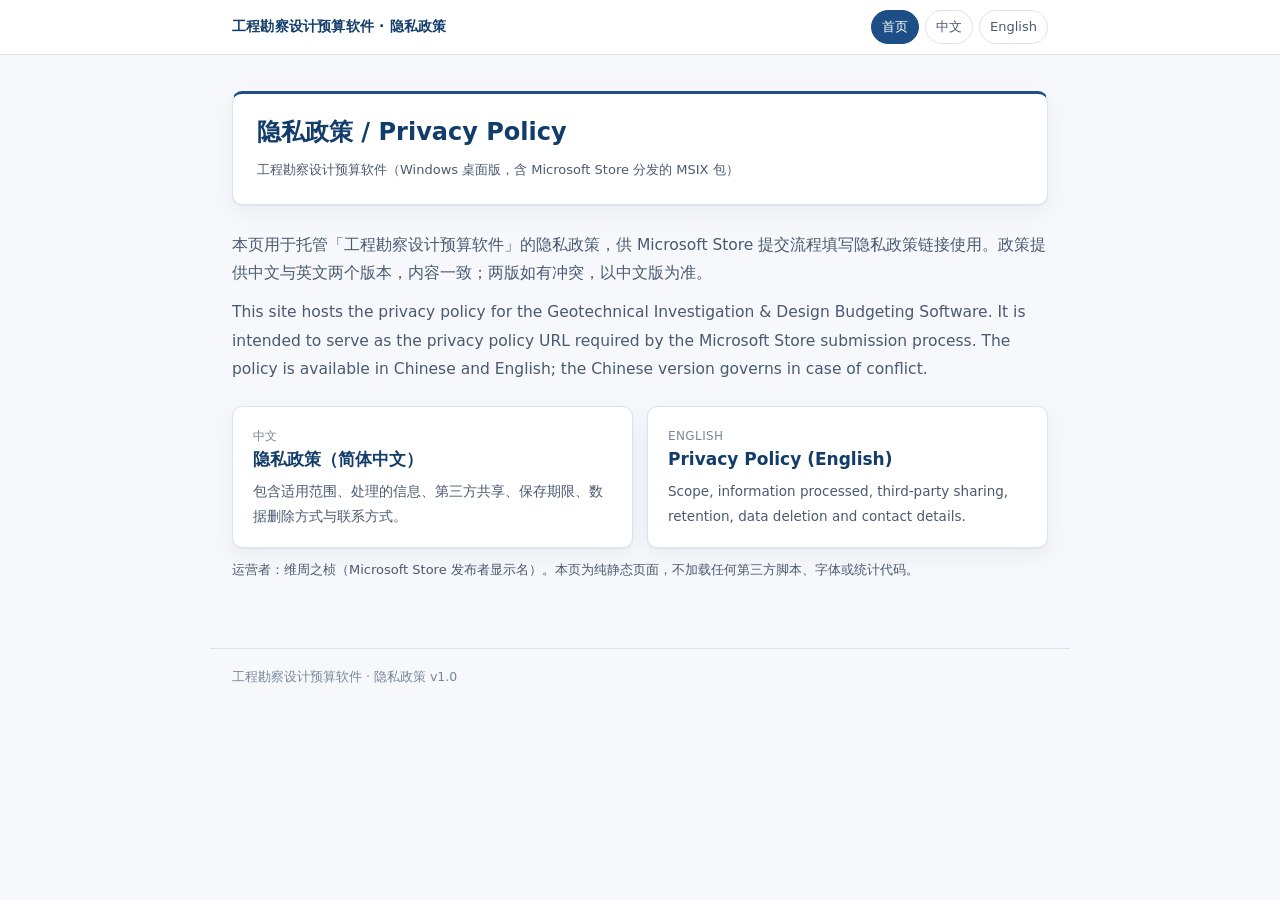
<file: index.html>
<!doctype html>
<html lang="zh-CN">
<head>
<meta charset="utf-8">
<meta name="viewport" content="width=device-width,initial-scale=1">
<title>隐私政策 · 工程勘察设计预算软件 / Privacy Policy</title>
<meta name="description" content="工程勘察设计预算软件隐私政策（中文 / English），用于 Microsoft Store 提交流程中的隐私政策链接。">
<link rel="stylesheet" href="assets/style.css">
</head>
<body>

<div class="topbar no-print">
  <div class="topbar-inner">
    <span class="brand">工程勘察设计预算软件 · 隐私政策</span>
    <nav class="nav" aria-label="站点导航">
      <a href="index.html" aria-current="page">首页</a>
      <a href="privacy.html">中文</a>
      <a href="privacy.en.html" hreflang="en">English</a>
    </nav>
  </div>
</div>

<main class="wrap">

  <header class="page-head">
    <h1>隐私政策 / Privacy Policy</h1>
    <div class="meta">工程勘察设计预算软件（Windows 桌面版，含 Microsoft Store 分发的 MSIX 包）</div>
  </header>

  <p class="intro">
    本页用于托管「工程勘察设计预算软件」的隐私政策，供 Microsoft Store 提交流程填写隐私政策链接使用。政策提供中文与英文两个版本，内容一致；两版如有冲突，以中文版为准。
  </p>
  <p class="intro" lang="en">
    This site hosts the privacy policy for the Geotechnical Investigation &amp; Design Budgeting Software. It is intended to serve as the privacy policy URL required by the Microsoft Store submission process. The policy is available in Chinese and English; the Chinese version governs in case of conflict.
  </p>

  <div class="cards">
    <a class="card" href="privacy.html">
      <div class="lang">中文</div>
      <h2>隐私政策（简体中文）</h2>
      <p>包含适用范围、处理的信息、第三方共享、保存期限、数据删除方式与联系方式。</p>
    </a>
    <a class="card" href="privacy.en.html" hreflang="en">
      <div class="lang">English</div>
      <h2>Privacy Policy (English)</h2>
      <p>Scope, information processed, third-party sharing, retention, data deletion and contact details.</p>
    </a>
  </div>

  <p class="meta">
    运营者：维周之桢（Microsoft Store 发布者显示名）。本页为纯静态页面，不加载任何第三方脚本、字体或统计代码。
  </p>

</main>

<footer class="site-footer">
  工程勘察设计预算软件 · 隐私政策 v1.0
</footer>

</body>
</html>
</file>
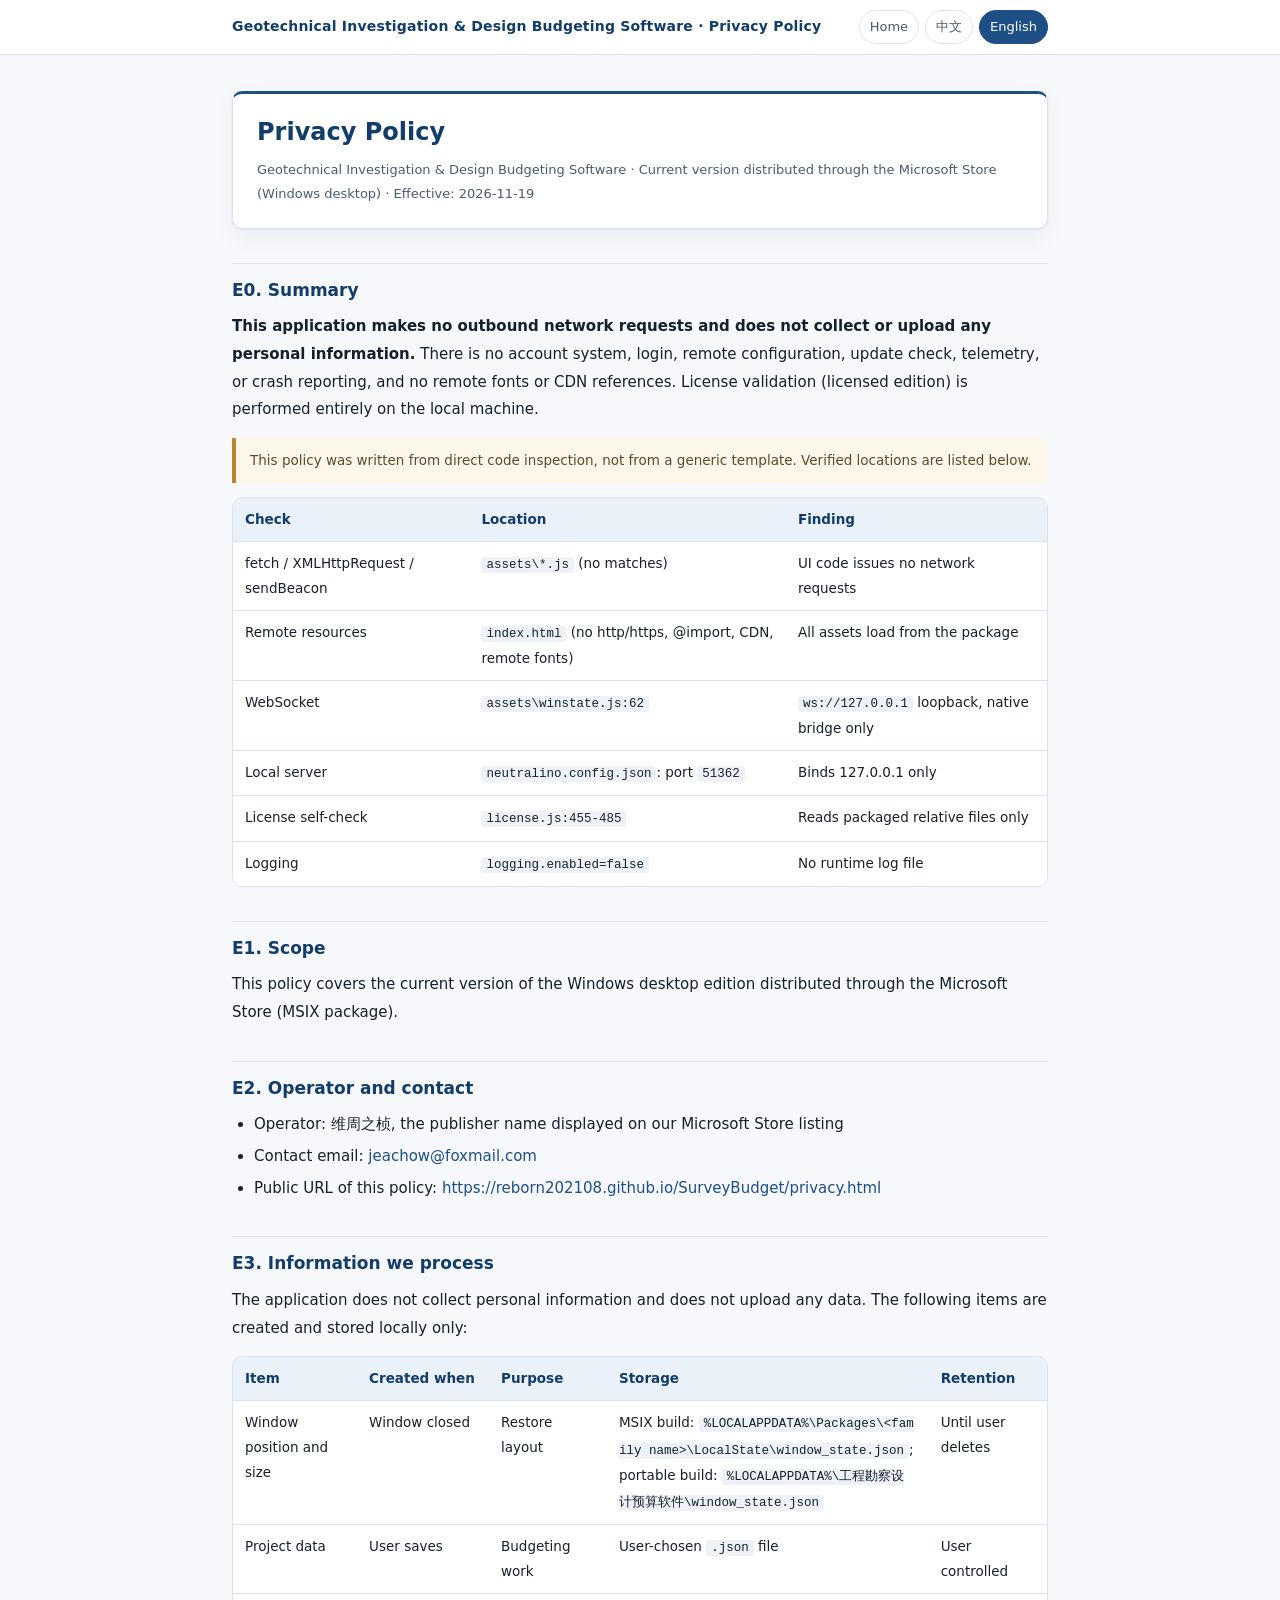
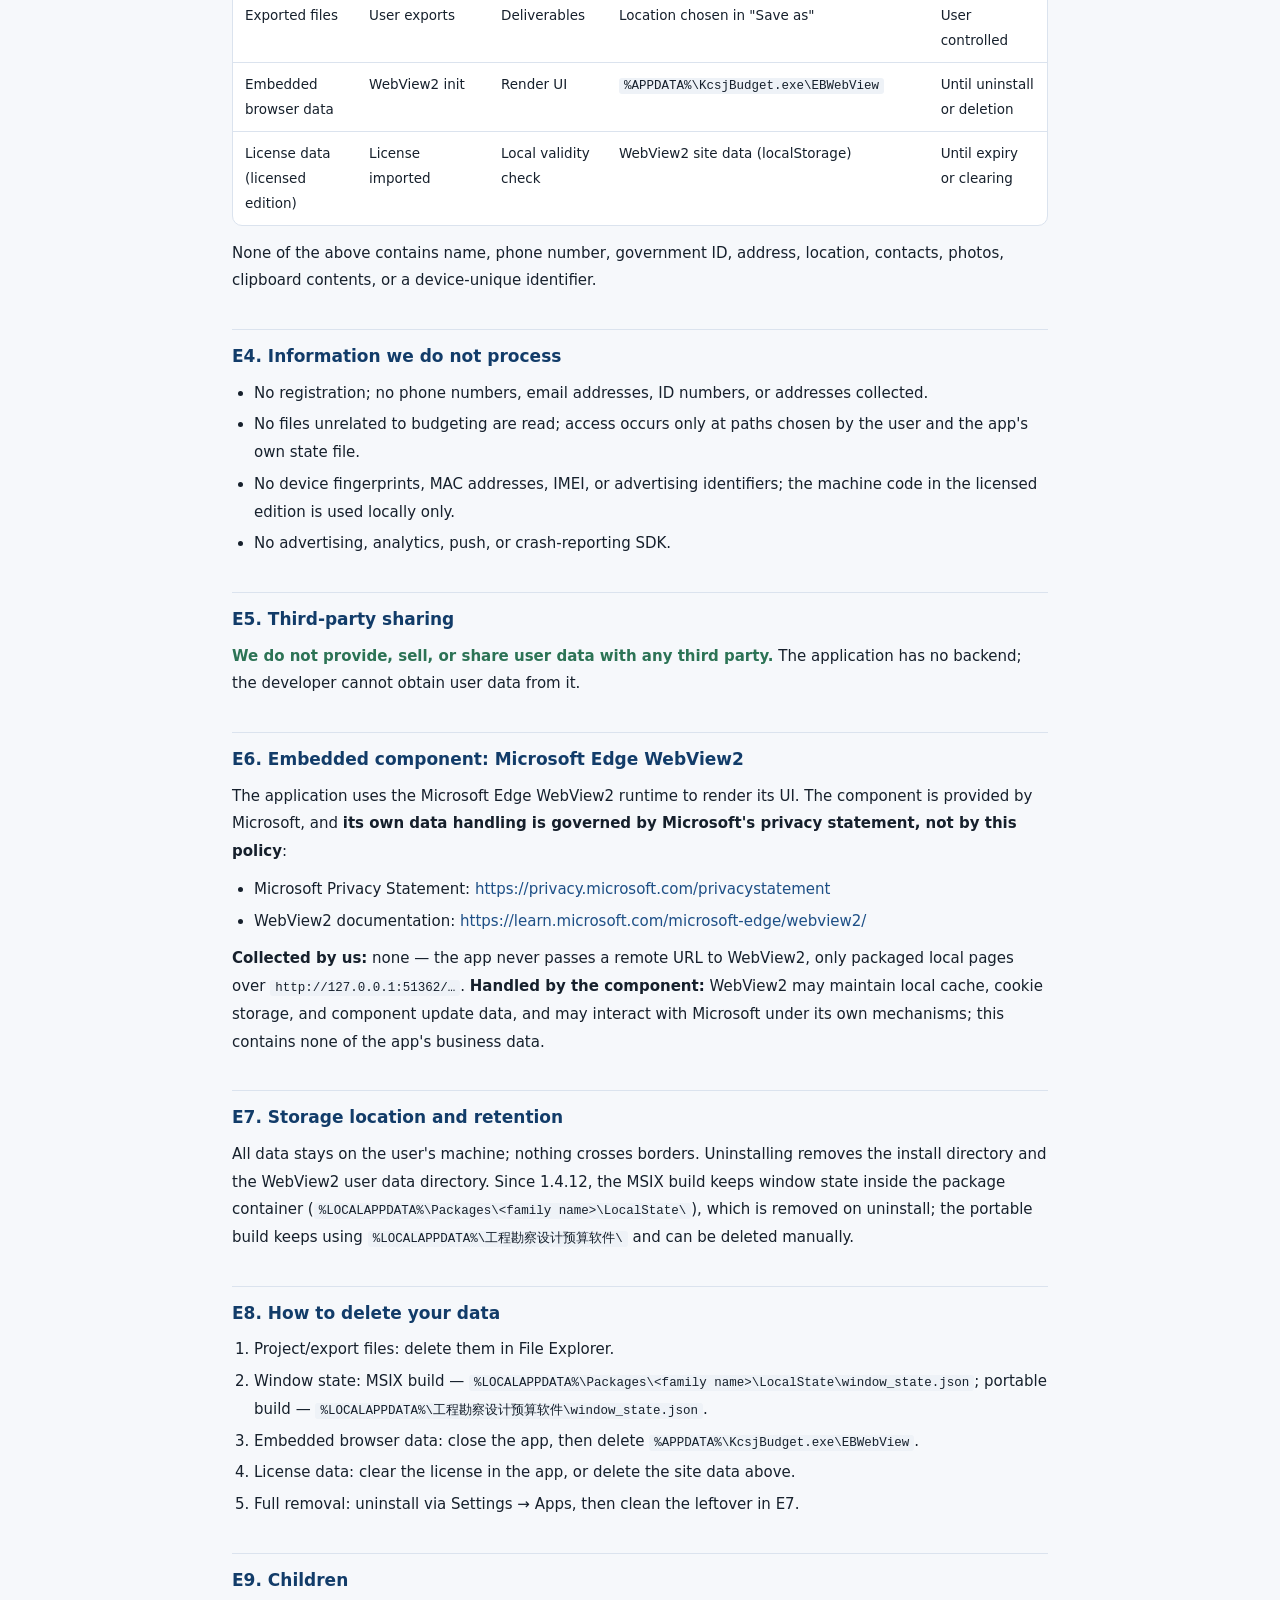
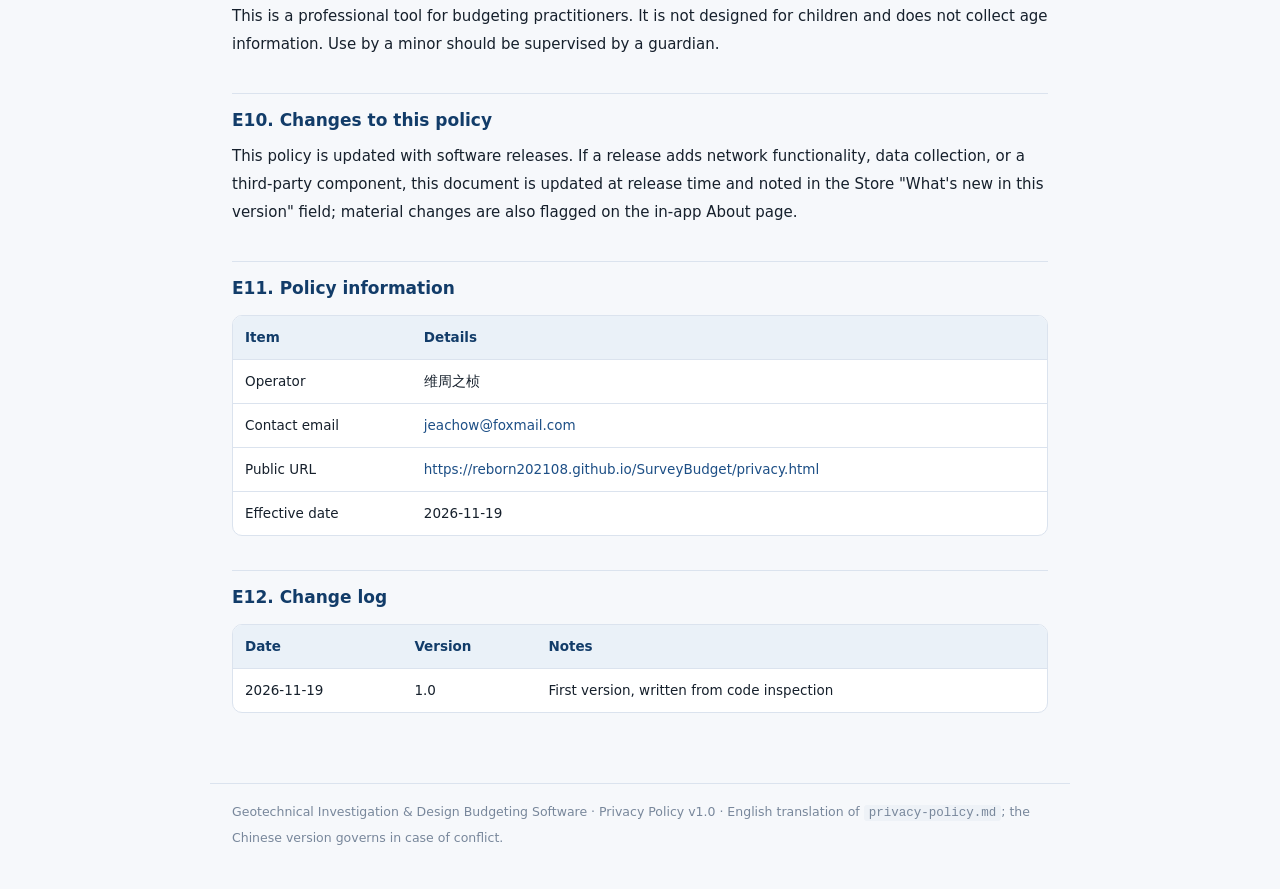
<file: privacy.en.html>
<!doctype html>
<html lang="en">
<head>
<meta charset="utf-8">
<meta name="viewport" content="width=device-width,initial-scale=1">
<title>Privacy Policy · Geotechnical Investigation &amp; Design Budgeting Software</title>
<meta name="description" content="Privacy policy: the application makes no outbound network requests and does not collect or upload any personal information.">
<link rel="stylesheet" href="assets/style.css">
<link rel="alternate" hreflang="zh-CN" href="privacy.html">
</head>
<body>

<div class="topbar no-print">
  <div class="topbar-inner">
    <span class="brand">Geotechnical Investigation &amp; Design Budgeting Software · Privacy Policy</span>
    <nav class="nav" aria-label="Site navigation">
      <a href="index.html">Home</a>
      <a href="privacy.html" hreflang="zh-CN">中文</a>
      <a href="privacy.en.html" aria-current="page">English</a>
    </nav>
  </div>
</div>

<main class="wrap">

  <header class="page-head">
    <h1>Privacy Policy</h1>
    <div class="meta">Geotechnical Investigation &amp; Design Budgeting Software · Current version distributed through the Microsoft Store (Windows desktop) · Effective: 2026-11-19</div>
  </header>

  <h2 id="e0">E0. Summary</h2>
  <p><strong>This application makes no outbound network requests and does not collect or upload any personal information.</strong> There is no account system, login, remote configuration, update check, telemetry, or crash reporting, and no remote fonts or CDN references. License validation (licensed edition) is performed entirely on the local machine.</p>
  <div class="note">This policy was written from direct code inspection, not from a generic template. Verified locations are listed below.</div>

  <div class="table-wrap">
    <table>
      <thead><tr><th>Check</th><th>Location</th><th>Finding</th></tr></thead>
      <tbody>
        <tr><td>fetch / XMLHttpRequest / sendBeacon</td><td><code>assets\*.js</code> (no matches)</td><td>UI code issues no network requests</td></tr>
        <tr><td>Remote resources</td><td><code>index.html</code> (no http/https, @import, CDN, remote fonts)</td><td>All assets load from the package</td></tr>
        <tr><td>WebSocket</td><td><code>assets\winstate.js:62</code></td><td><code>ws://127.0.0.1</code> loopback, native bridge only</td></tr>
        <tr><td>Local server</td><td><code>neutralino.config.json</code>: port <code>51362</code></td><td>Binds 127.0.0.1 only</td></tr>
        <tr><td>License self-check</td><td><code>license.js:455-485</code></td><td>Reads packaged relative files only</td></tr>
        <tr><td>Logging</td><td><code>logging.enabled=false</code></td><td>No runtime log file</td></tr>
      </tbody>
    </table>
  </div>

  <h2 id="e1">E1. Scope</h2>
  <p>This policy covers the current version of the Windows desktop edition distributed through the Microsoft Store (MSIX package).</p>

  <h2 id="e2">E2. Operator and contact</h2>
  <ul>
    <li>Operator: 维周之桢, the publisher name displayed on our Microsoft Store listing</li>
    <li>Contact email: <a href="mailto:jeachow@foxmail.com">jeachow@foxmail.com</a></li>
    <li>Public URL of this policy: <a href="https://reborn202108.github.io/SurveyBudget/privacy.html">https://reborn202108.github.io/SurveyBudget/privacy.html</a></li>
  </ul>

  <h2 id="e3">E3. Information we process</h2>
  <p>The application does not collect personal information and does not upload any data. The following items are created and stored locally only:</p>
  <div class="table-wrap">
    <table>
      <thead><tr><th>Item</th><th>Created when</th><th>Purpose</th><th>Storage</th><th>Retention</th></tr></thead>
      <tbody>
        <tr><td>Window position and size</td><td>Window closed</td><td>Restore layout</td><td>MSIX build: <code>%LOCALAPPDATA%\Packages\&lt;family name&gt;\LocalState\window_state.json</code>; portable build: <code>%LOCALAPPDATA%\工程勘察设计预算软件\window_state.json</code></td><td>Until user deletes</td></tr>
        <tr><td>Project data</td><td>User saves</td><td>Budgeting work</td><td>User-chosen <code>.json</code> file</td><td>User controlled</td></tr>
        <tr><td>Exported files</td><td>User exports</td><td>Deliverables</td><td>Location chosen in "Save as"</td><td>User controlled</td></tr>
        <tr><td>Embedded browser data</td><td>WebView2 init</td><td>Render UI</td><td><code>%APPDATA%\KcsjBudget.exe\EBWebView</code></td><td>Until uninstall or deletion</td></tr>
        <tr><td>License data (licensed edition)</td><td>License imported</td><td>Local validity check</td><td>WebView2 site data (localStorage)</td><td>Until expiry or clearing</td></tr>
      </tbody>
    </table>
  </div>
  <p>None of the above contains name, phone number, government ID, address, location, contacts, photos, clipboard contents, or a device-unique identifier.</p>

  <h2 id="e4">E4. Information we do not process</h2>
  <ul>
    <li>No registration; no phone numbers, email addresses, ID numbers, or addresses collected.</li>
    <li>No files unrelated to budgeting are read; access occurs only at paths chosen by the user and the app's own state file.</li>
    <li>No device fingerprints, MAC addresses, IMEI, or advertising identifiers; the machine code in the licensed edition is used locally only.</li>
    <li>No advertising, analytics, push, or crash-reporting SDK.</li>
  </ul>

  <h2 id="e5">E5. Third-party sharing</h2>
  <p><span class="ok">We do not provide, sell, or share user data with any third party.</span> The application has no backend; the developer cannot obtain user data from it.</p>

  <h2 id="e6">E6. Embedded component: Microsoft Edge WebView2</h2>
  <p>The application uses the Microsoft Edge WebView2 runtime to render its UI. The component is provided by Microsoft, and <strong>its own data handling is governed by Microsoft's privacy statement, not by this policy</strong>:</p>
  <ul>
    <li>Microsoft Privacy Statement: <a href="https://privacy.microsoft.com/privacystatement" rel="noopener">https://privacy.microsoft.com/privacystatement</a></li>
    <li>WebView2 documentation: <a href="https://learn.microsoft.com/microsoft-edge/webview2/" rel="noopener">https://learn.microsoft.com/microsoft-edge/webview2/</a></li>
  </ul>
  <p><strong>Collected by us:</strong> none — the app never passes a remote URL to WebView2, only packaged local pages over <code>http://127.0.0.1:51362/…</code>. <strong>Handled by the component:</strong> WebView2 may maintain local cache, cookie storage, and component update data, and may interact with Microsoft under its own mechanisms; this contains none of the app's business data.</p>

  <h2 id="e7">E7. Storage location and retention</h2>
  <p>All data stays on the user's machine; nothing crosses borders. Uninstalling removes the install directory and the WebView2 user data directory. Since 1.4.12, the MSIX build keeps window state inside the package container (<code>%LOCALAPPDATA%\Packages\&lt;family name&gt;\LocalState\</code>), which is removed on uninstall; the portable build keeps using <code>%LOCALAPPDATA%\工程勘察设计预算软件\</code> and can be deleted manually.</p>

  <h2 id="e8">E8. How to delete your data</h2>
  <ol>
    <li>Project/export files: delete them in File Explorer.</li>
    <li>Window state: MSIX build — <code>%LOCALAPPDATA%\Packages\&lt;family name&gt;\LocalState\window_state.json</code>; portable build — <code>%LOCALAPPDATA%\工程勘察设计预算软件\window_state.json</code>.</li>
    <li>Embedded browser data: close the app, then delete <code>%APPDATA%\KcsjBudget.exe\EBWebView</code>.</li>
    <li>License data: clear the license in the app, or delete the site data above.</li>
    <li>Full removal: uninstall via Settings → Apps, then clean the leftover in E7.</li>
  </ol>

  <h2 id="e9">E9. Children</h2>
  <p>This is a professional tool for budgeting practitioners. It is not designed for children and does not collect age information. Use by a minor should be supervised by a guardian.</p>

  <h2 id="e10">E10. Changes to this policy</h2>
  <p>This policy is updated with software releases. If a release adds network functionality, data collection, or a third-party component, this document is updated at release time and noted in the Store "What's new in this version" field; material changes are also flagged on the in-app About page.</p>

  <h2 id="e11">E11. Policy information</h2>
  <div class="table-wrap">
    <table>
      <thead><tr><th>Item</th><th>Details</th></tr></thead>
      <tbody>
        <tr><td>Operator</td><td>维周之桢</td></tr>
        <tr><td>Contact email</td><td><a href="mailto:jeachow@foxmail.com">jeachow@foxmail.com</a></td></tr>
        <tr><td>Public URL</td><td><a href="https://reborn202108.github.io/SurveyBudget/privacy.html">https://reborn202108.github.io/SurveyBudget/privacy.html</a></td></tr>
        <tr><td>Effective date</td><td>2026-11-19</td></tr>
      </tbody>
    </table>
  </div>

  <h2 id="e12">E12. Change log</h2>
  <div class="table-wrap">
    <table>
      <thead><tr><th>Date</th><th>Version</th><th>Notes</th></tr></thead>
      <tbody>
        <tr><td>2026-11-19</td><td>1.0</td><td>First version, written from code inspection</td></tr>
      </tbody>
    </table>
  </div>

</main>

<footer class="site-footer">
  Geotechnical Investigation &amp; Design Budgeting Software · Privacy Policy v1.0 · English translation of <code>privacy-policy.md</code>; the Chinese version governs in case of conflict.
</footer>

</body>
</html>
</file>
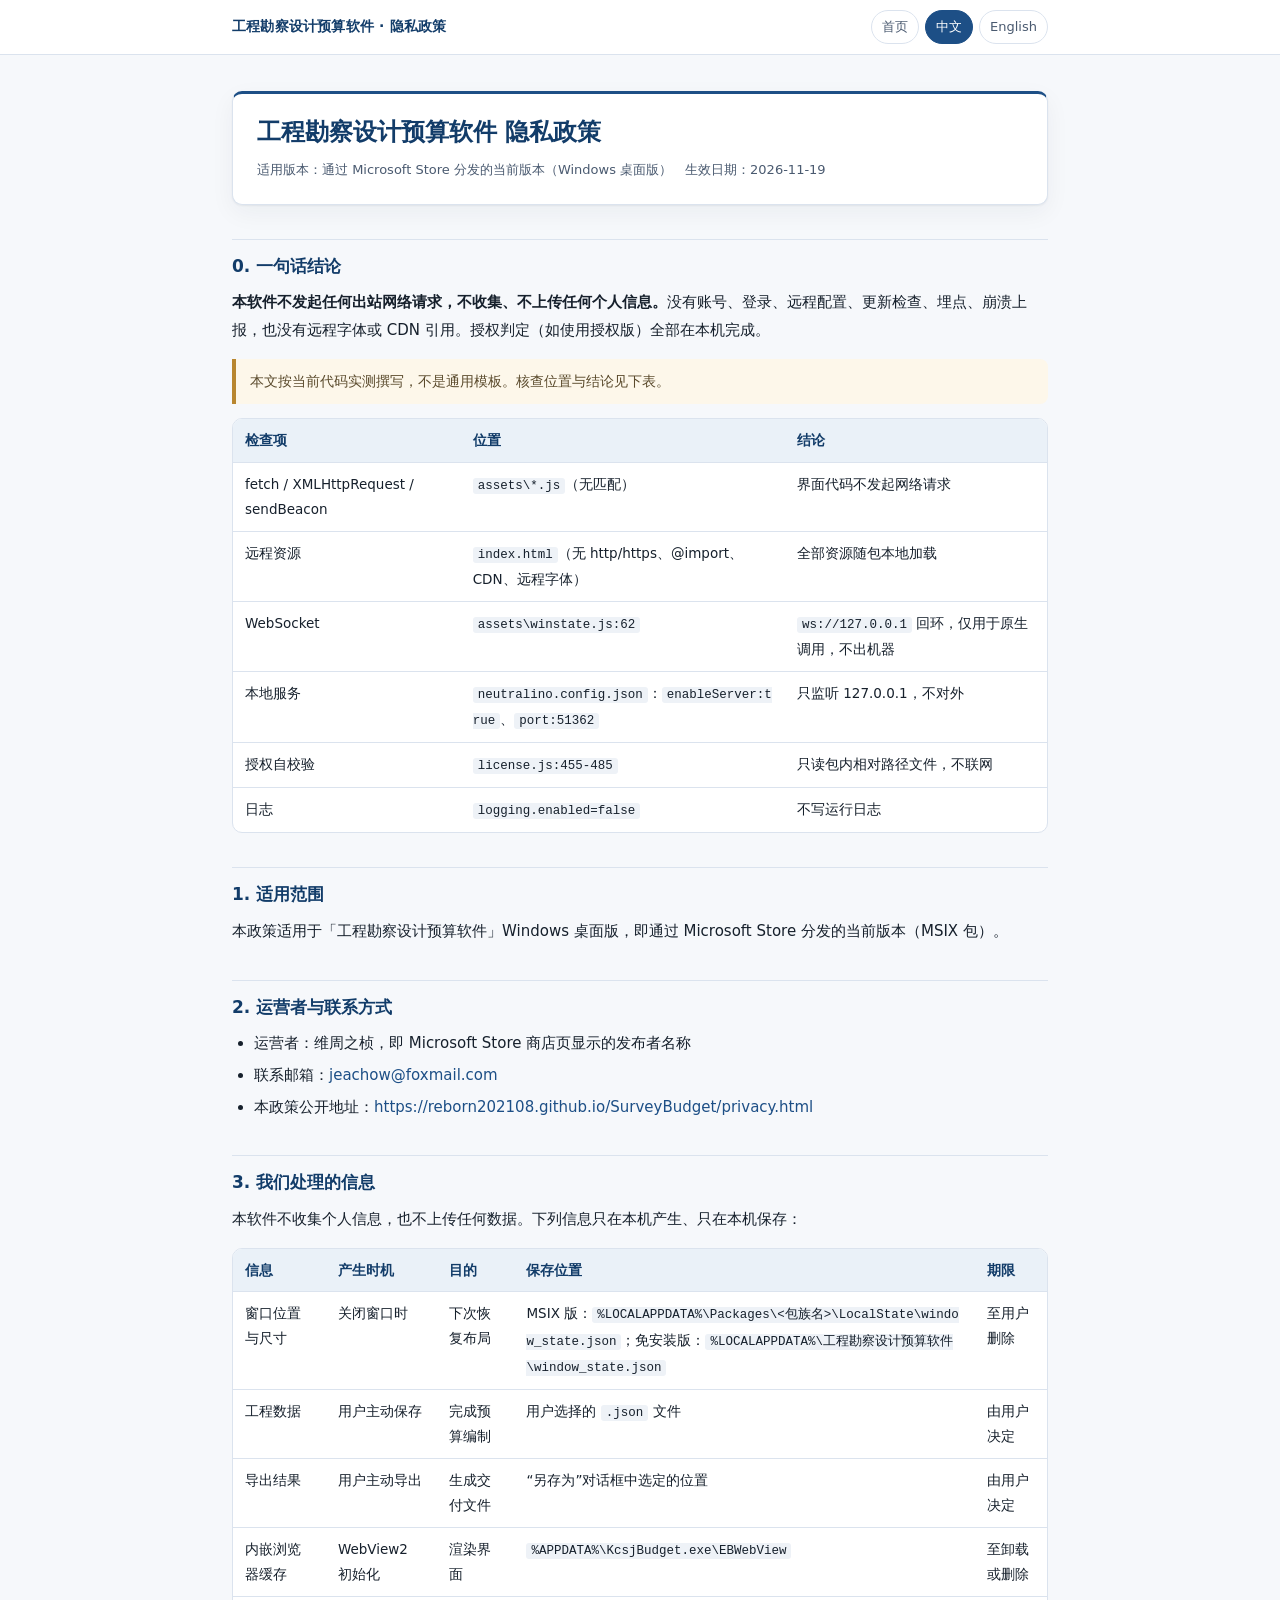
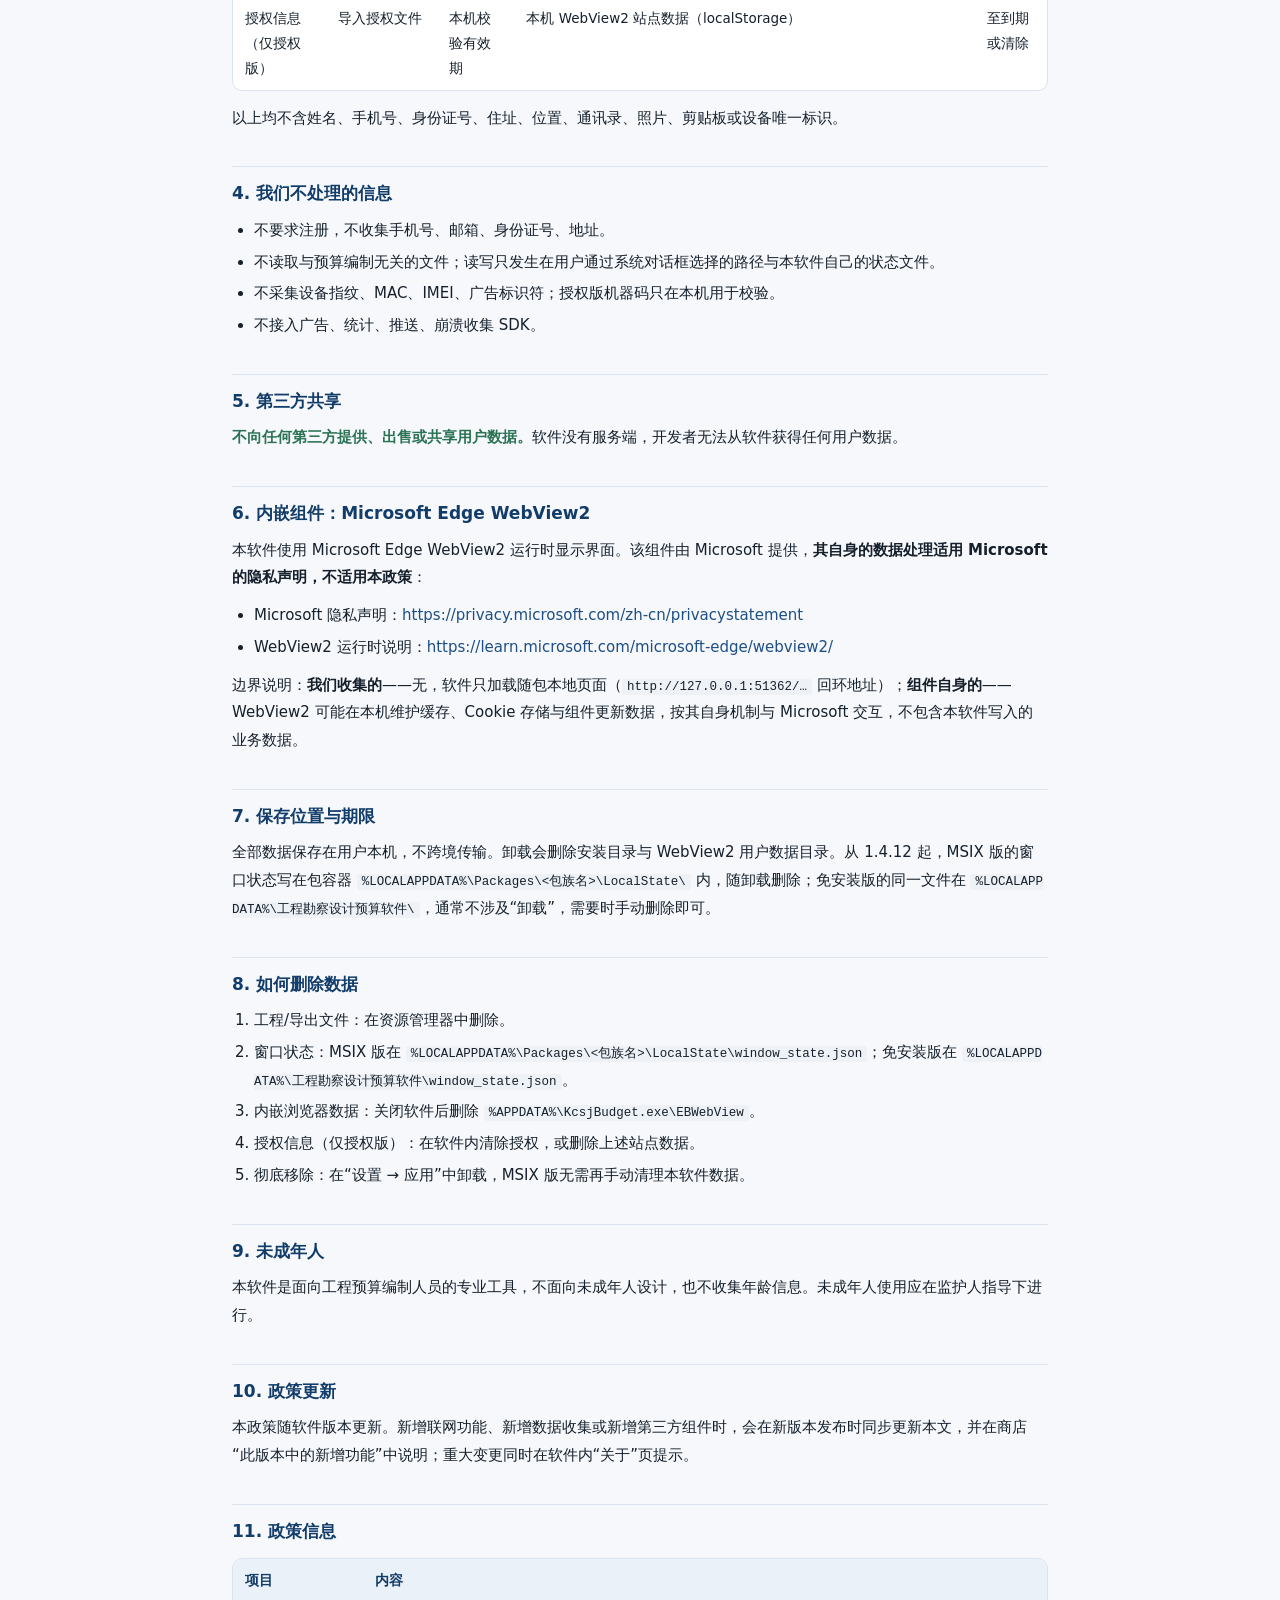
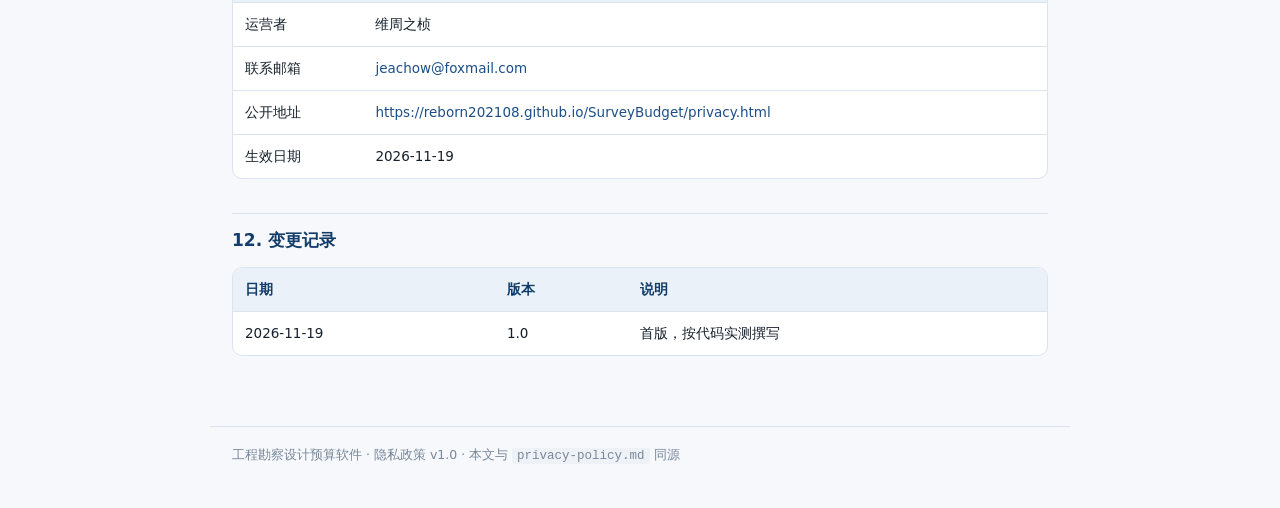
<file: privacy.html>
<!doctype html>
<html lang="zh-CN">
<head>
<meta charset="utf-8">
<meta name="viewport" content="width=device-width,initial-scale=1">
<title>隐私政策 · 工程勘察设计预算软件</title>
<meta name="description" content="工程勘察设计预算软件隐私政策：不收集、不上传个人信息，全部数据处理在本机完成。">
<link rel="stylesheet" href="assets/style.css">
<link rel="alternate" hreflang="en" href="privacy.en.html">
</head>
<body>

<div class="topbar no-print">
  <div class="topbar-inner">
    <span class="brand">工程勘察设计预算软件 · 隐私政策</span>
    <nav class="nav" aria-label="站点导航">
      <a href="index.html">首页</a>
      <a href="privacy.html" aria-current="page">中文</a>
      <a href="privacy.en.html" hreflang="en">English</a>
    </nav>
  </div>
</div>

<main class="wrap">

  <header class="page-head">
    <h1>工程勘察设计预算软件 隐私政策</h1>
    <div class="meta">适用版本：通过 Microsoft Store 分发的当前版本（Windows 桌面版）　生效日期：2026-11-19</div>
  </header>

  <h2 id="s0">0. 一句话结论</h2>
  <p><strong>本软件不发起任何出站网络请求，不收集、不上传任何个人信息。</strong>没有账号、登录、远程配置、更新检查、埋点、崩溃上报，也没有远程字体或 CDN 引用。授权判定（如使用授权版）全部在本机完成。</p>
  <div class="note">本文按当前代码实测撰写，不是通用模板。核查位置与结论见下表。</div>

  <div class="table-wrap">
    <table>
      <thead><tr><th>检查项</th><th>位置</th><th>结论</th></tr></thead>
      <tbody>
        <tr><td>fetch / XMLHttpRequest / sendBeacon</td><td><code>assets\*.js</code>（无匹配）</td><td>界面代码不发起网络请求</td></tr>
        <tr><td>远程资源</td><td><code>index.html</code>（无 http/https、@import、CDN、远程字体）</td><td>全部资源随包本地加载</td></tr>
        <tr><td>WebSocket</td><td><code>assets\winstate.js:62</code></td><td><code>ws://127.0.0.1</code> 回环，仅用于原生调用，不出机器</td></tr>
        <tr><td>本地服务</td><td><code>neutralino.config.json</code>：<code>enableServer:true</code>、<code>port:51362</code></td><td>只监听 127.0.0.1，不对外</td></tr>
        <tr><td>授权自校验</td><td><code>license.js:455-485</code></td><td>只读包内相对路径文件，不联网</td></tr>
        <tr><td>日志</td><td><code>logging.enabled=false</code></td><td>不写运行日志</td></tr>
      </tbody>
    </table>
  </div>

  <h2 id="s1">1. 适用范围</h2>
  <p>本政策适用于「工程勘察设计预算软件」Windows 桌面版，即通过 Microsoft Store 分发的当前版本（MSIX 包）。</p>

  <h2 id="s2">2. 运营者与联系方式</h2>
  <ul>
    <li>运营者：维周之桢，即 Microsoft Store 商店页显示的发布者名称</li>
    <li>联系邮箱：<a href="mailto:jeachow@foxmail.com">jeachow@foxmail.com</a></li>
    <li>本政策公开地址：<a href="https://reborn202108.github.io/SurveyBudget/privacy.html">https://reborn202108.github.io/SurveyBudget/privacy.html</a></li>
  </ul>

  <h2 id="s3">3. 我们处理的信息</h2>
  <p>本软件不收集个人信息，也不上传任何数据。下列信息只在本机产生、只在本机保存：</p>
  <div class="table-wrap">
    <table>
      <thead><tr><th>信息</th><th>产生时机</th><th>目的</th><th>保存位置</th><th>期限</th></tr></thead>
      <tbody>
        <tr><td>窗口位置与尺寸</td><td>关闭窗口时</td><td>下次恢复布局</td><td>MSIX 版：<code>%LOCALAPPDATA%\Packages\&lt;包族名&gt;\LocalState\window_state.json</code>；免安装版：<code>%LOCALAPPDATA%\工程勘察设计预算软件\window_state.json</code></td><td>至用户删除</td></tr>
        <tr><td>工程数据</td><td>用户主动保存</td><td>完成预算编制</td><td>用户选择的 <code>.json</code> 文件</td><td>由用户决定</td></tr>
        <tr><td>导出结果</td><td>用户主动导出</td><td>生成交付文件</td><td>“另存为”对话框中选定的位置</td><td>由用户决定</td></tr>
        <tr><td>内嵌浏览器缓存</td><td>WebView2 初始化</td><td>渲染界面</td><td><code>%APPDATA%\KcsjBudget.exe\EBWebView</code></td><td>至卸载或删除</td></tr>
        <tr><td>授权信息（仅授权版）</td><td>导入授权文件</td><td>本机校验有效期</td><td>本机 WebView2 站点数据（localStorage）</td><td>至到期或清除</td></tr>
      </tbody>
    </table>
  </div>
  <p>以上均不含姓名、手机号、身份证号、住址、位置、通讯录、照片、剪贴板或设备唯一标识。</p>

  <h2 id="s4">4. 我们不处理的信息</h2>
  <ul>
    <li>不要求注册，不收集手机号、邮箱、身份证号、地址。</li>
    <li>不读取与预算编制无关的文件；读写只发生在用户通过系统对话框选择的路径与本软件自己的状态文件。</li>
    <li>不采集设备指纹、MAC、IMEI、广告标识符；授权版机器码只在本机用于校验。</li>
    <li>不接入广告、统计、推送、崩溃收集 SDK。</li>
  </ul>

  <h2 id="s5">5. 第三方共享</h2>
  <p><span class="ok">不向任何第三方提供、出售或共享用户数据。</span>软件没有服务端，开发者无法从软件获得任何用户数据。</p>

  <h2 id="s6">6. 内嵌组件：Microsoft Edge WebView2</h2>
  <p>本软件使用 Microsoft Edge WebView2 运行时显示界面。该组件由 Microsoft 提供，<strong>其自身的数据处理适用 Microsoft 的隐私声明，不适用本政策</strong>：</p>
  <ul>
    <li>Microsoft 隐私声明：<a href="https://privacy.microsoft.com/zh-cn/privacystatement" rel="noopener">https://privacy.microsoft.com/zh-cn/privacystatement</a></li>
    <li>WebView2 运行时说明：<a href="https://learn.microsoft.com/microsoft-edge/webview2/" rel="noopener">https://learn.microsoft.com/microsoft-edge/webview2/</a></li>
  </ul>
  <p>边界说明：<strong>我们收集的</strong>——无，软件只加载随包本地页面（<code>http://127.0.0.1:51362/…</code> 回环地址）；<strong>组件自身的</strong>——WebView2 可能在本机维护缓存、Cookie 存储与组件更新数据，按其自身机制与 Microsoft 交互，不包含本软件写入的业务数据。</p>

  <h2 id="s7">7. 保存位置与期限</h2>
  <p>全部数据保存在用户本机，不跨境传输。卸载会删除安装目录与 WebView2 用户数据目录。从 1.4.12 起，MSIX 版的窗口状态写在包容器 <code>%LOCALAPPDATA%\Packages\&lt;包族名&gt;\LocalState\</code> 内，随卸载删除；免安装版的同一文件在 <code>%LOCALAPPDATA%\工程勘察设计预算软件\</code>，通常不涉及“卸载”，需要时手动删除即可。</p>

  <h2 id="s8">8. 如何删除数据</h2>
  <ol>
    <li>工程/导出文件：在资源管理器中删除。</li>
    <li>窗口状态：MSIX 版在 <code>%LOCALAPPDATA%\Packages\&lt;包族名&gt;\LocalState\window_state.json</code>；免安装版在 <code>%LOCALAPPDATA%\工程勘察设计预算软件\window_state.json</code>。</li>
    <li>内嵌浏览器数据：关闭软件后删除 <code>%APPDATA%\KcsjBudget.exe\EBWebView</code>。</li>
    <li>授权信息（仅授权版）：在软件内清除授权，或删除上述站点数据。</li>
    <li>彻底移除：在“设置 → 应用”中卸载，MSIX 版无需再手动清理本软件数据。</li>
  </ol>

  <h2 id="s9">9. 未成年人</h2>
  <p>本软件是面向工程预算编制人员的专业工具，不面向未成年人设计，也不收集年龄信息。未成年人使用应在监护人指导下进行。</p>

  <h2 id="s10">10. 政策更新</h2>
  <p>本政策随软件版本更新。新增联网功能、新增数据收集或新增第三方组件时，会在新版本发布时同步更新本文，并在商店“此版本中的新增功能”中说明；重大变更同时在软件内“关于”页提示。</p>

  <h2 id="s11">11. 政策信息</h2>
  <div class="table-wrap">
    <table>
      <thead><tr><th>项目</th><th>内容</th></tr></thead>
      <tbody>
        <tr><td>运营者</td><td>维周之桢</td></tr>
        <tr><td>联系邮箱</td><td><a href="mailto:jeachow@foxmail.com">jeachow@foxmail.com</a></td></tr>
        <tr><td>公开地址</td><td><a href="https://reborn202108.github.io/SurveyBudget/privacy.html">https://reborn202108.github.io/SurveyBudget/privacy.html</a></td></tr>
        <tr><td>生效日期</td><td>2026-11-19</td></tr>
      </tbody>
    </table>
  </div>

  <h2 id="s12">12. 变更记录</h2>
  <div class="table-wrap">
    <table>
      <thead><tr><th>日期</th><th>版本</th><th>说明</th></tr></thead>
      <tbody>
        <tr><td>2026-11-19</td><td>1.0</td><td>首版，按代码实测撰写</td></tr>
      </tbody>
    </table>
  </div>

</main>

<footer class="site-footer">
  工程勘察设计预算软件 · 隐私政策 v1.0 · 本文与 <code>privacy-policy.md</code> 同源
</footer>

</body>
</html>
</file>
<file: assets/style.css>
/* 隐私政策站点公共样式：无外部字体、无 CDN、无脚本依赖 */

:root {
  --ink: #16202c;
  --ink-2: #4a5a70;
  --ink-3: #78879b;
  --line: #dbe3ee;
  --brand: #1d4f86;
  --brand-ink: #123c69;
  --bg: #f6f8fb;
  --card: #ffffff;
  --code-bg: #eef2f7;
  --warn-bg: #fdf7ea;
  --warn-line: #b8862f;
  --warn-ink: #5a4a2c;
  --ok: #2c7355;
  --radius: 10px;
  --shadow: 0 1px 2px rgba(16, 32, 56, .06), 0 8px 24px rgba(16, 32, 56, .05);
  --maxw: 860px;
}

* { box-sizing: border-box; }

html { -webkit-text-size-adjust: 100%; }

body {
  margin: 0;
  background: var(--bg);
  color: var(--ink);
  font: 15px/1.85 -apple-system, "Segoe UI", "Microsoft YaHei", "PingFang SC",
        "Hiragino Sans GB", "Source Han Sans SC", system-ui, sans-serif;
  text-rendering: optimizeLegibility;
}

a { color: var(--brand); text-decoration: none; }
a:hover { text-decoration: underline; }
a:focus-visible { outline: 2px solid var(--brand); outline-offset: 2px; border-radius: 3px; }

/* ---------- 顶栏导航 ---------- */
.topbar {
  position: sticky;
  top: 0;
  z-index: 10;
  background: rgba(255, 255, 255, .94);
  border-bottom: 1px solid var(--line);
  backdrop-filter: saturate(160%) blur(6px);
}

.topbar-inner {
  max-width: var(--maxw);
  margin: 0 auto;
  padding: 10px 22px;
  display: flex;
  align-items: center;
  justify-content: space-between;
  gap: 12px;
  flex-wrap: wrap;
}

.brand {
  font-weight: 600;
  font-size: 14px;
  color: var(--brand-ink);
  letter-spacing: .2px;
}

.nav { display: flex; gap: 6px; flex-wrap: wrap; }

.nav a {
  display: inline-block;
  padding: 4px 10px;
  border: 1px solid var(--line);
  border-radius: 999px;
  font-size: 13px;
  color: var(--ink-2);
  background: #fff;
  white-space: nowrap;
}

.nav a:hover { border-color: var(--brand); color: var(--brand); text-decoration: none; }
.nav a[aria-current="page"] { background: var(--brand); border-color: var(--brand); color: #fff; }

/* ---------- 主体 ---------- */
.wrap {
  max-width: var(--maxw);
  margin: 0 auto;
  padding: 36px 22px 56px;
}

.page-head {
  background: var(--card);
  border: 1px solid var(--line);
  border-top: 3px solid var(--brand);
  border-radius: var(--radius);
  box-shadow: var(--shadow);
  padding: 22px 24px;
  margin-bottom: 26px;
}

h1 {
  font-size: 24px;
  line-height: 1.4;
  margin: 0 0 8px;
  color: var(--brand-ink);
}

.meta { color: var(--ink-2); font-size: 13px; }

h2 {
  font-size: 17px;
  line-height: 1.5;
  margin: 34px 0 10px;
  padding-top: 14px;
  border-top: 1px solid var(--line);
  color: var(--brand-ink);
  scroll-margin-top: 64px;
}

h3 { font-size: 15px; margin: 18px 0 6px; }

p, li { color: var(--ink); }
p { margin: 10px 0; }
ul, ol { margin: 10px 0; padding-left: 22px; }
li { margin: 4px 0; }

/* ---------- 表格 ---------- */
.table-wrap {
  overflow-x: auto;
  -webkit-overflow-scrolling: touch;
  margin: 14px 0;
  border: 1px solid var(--line);
  border-radius: var(--radius);
  background: var(--card);
}

table {
  width: 100%;
  border-collapse: collapse;
  font-size: 13.5px;
  min-width: 520px;
}

th, td {
  border-bottom: 1px solid var(--line);
  padding: 9px 12px;
  text-align: left;
  vertical-align: top;
}

th {
  background: #eaf1f8;
  color: var(--brand-ink);
  font-weight: 600;
  white-space: nowrap;
}

tr:last-child td { border-bottom: 0; }

code {
  background: var(--code-bg);
  padding: 1px 5px;
  border-radius: 3px;
  font-size: 12.5px;
  word-break: break-all;
  font-family: Consolas, "Cascadia Mono", "Courier New", monospace;
}

mark {
  background: #faf3e5;
  border-bottom: 1px dashed var(--warn-line);
  padding: 0 3px;
  color: inherit;
}

.note {
  background: var(--warn-bg);
  border-left: 4px solid var(--warn-line);
  border-radius: 0 8px 8px 0;
  padding: 10px 14px;
  margin: 14px 0;
  font-size: 13.5px;
  color: var(--warn-ink);
}

.ok { color: var(--ok); font-weight: 600; }

/* ---------- 首页 ---------- */
.intro { font-size: 15.5px; color: var(--ink-2); }

.cards {
  display: grid;
  grid-template-columns: repeat(2, minmax(0, 1fr));
  gap: 14px;
  margin: 22px 0 8px;
}

.card {
  display: block;
  background: var(--card);
  border: 1px solid var(--line);
  border-radius: var(--radius);
  box-shadow: var(--shadow);
  padding: 18px 20px;
  transition: border-color .15s ease, transform .15s ease;
}

.card:hover { border-color: var(--brand); text-decoration: none; transform: translateY(-1px); }
.card h2 { border: 0; padding: 0; margin: 0 0 6px; font-size: 17px; }
.card p { margin: 0; color: var(--ink-2); font-size: 13.5px; }
.card .lang { font-size: 12px; color: var(--ink-3); letter-spacing: .4px; text-transform: uppercase; }

/* ---------- 页脚 ---------- */
.site-footer {
  max-width: var(--maxw);
  margin: 0 auto;
  padding: 16px 22px 40px;
  border-top: 1px solid var(--line);
  color: var(--ink-3);
  font-size: 12.5px;
}

.site-footer a { color: var(--ink-2); }

/* ---------- 小屏 ---------- */
@media (max-width: 640px) {
  body { font-size: 14.5px; }
  .wrap { padding: 22px 16px 40px; }
  .topbar-inner { padding: 8px 16px; }
  .page-head { padding: 16px 16px; border-radius: 8px; }
  h1 { font-size: 21px; }
  h2 { font-size: 16px; margin-top: 28px; }
  .cards { grid-template-columns: 1fr; }
  .site-footer { padding: 14px 16px 32px; }
  table { font-size: 13px; min-width: 460px; }
}

/* ---------- 打印 ---------- */
@media print {
  @page { margin: 16mm 14mm; }

  body {
    background: #fff;
    color: #000;
    font-size: 10.5pt;
    line-height: 1.62;
  }

  .topbar, .site-footer, .no-print { display: none !important; }

  .wrap { max-width: none; margin: 0; padding: 0; }

  .page-head {
    background: none;
    border: 0;
    border-bottom: 2px solid #000;
    border-radius: 0;
    box-shadow: none;
    padding: 0 0 10px;
    margin: 0 0 18px;
  }

  h1 { font-size: 17pt; color: #000; }
  h2 { font-size: 12.5pt; color: #000; border-top: 1px solid #bbb; padding-top: 8px; }
  h3 { font-size: 11pt; }
  h2, h3 { break-after: avoid; page-break-after: avoid; }

  a { color: #000; text-decoration: underline; }
  a[href^="http"]::after {
    content: " (" attr(href) ")";
    font-size: 8.5pt;
    word-break: break-all;
  }

  .table-wrap { overflow: visible; border: 0; box-shadow: none; margin: 10px 0; }
  table { min-width: 0; font-size: 9pt; }
  th, td { border: 1px solid #999; padding: 5px 7px; }
  th { background: #eee !important; color: #000; white-space: normal; }
  tr, td, th { break-inside: avoid; page-break-inside: avoid; }

  code { background: none; padding: 0; font-size: 8.5pt; }
  mark { background: none; border-bottom: 1px dashed #000; }
  .note { background: none; border-left: 2px solid #000; color: #000; }
  .cards { display: block; }
  .card { border: 1px solid #999; box-shadow: none; margin-bottom: 8px; }
}
</file>
